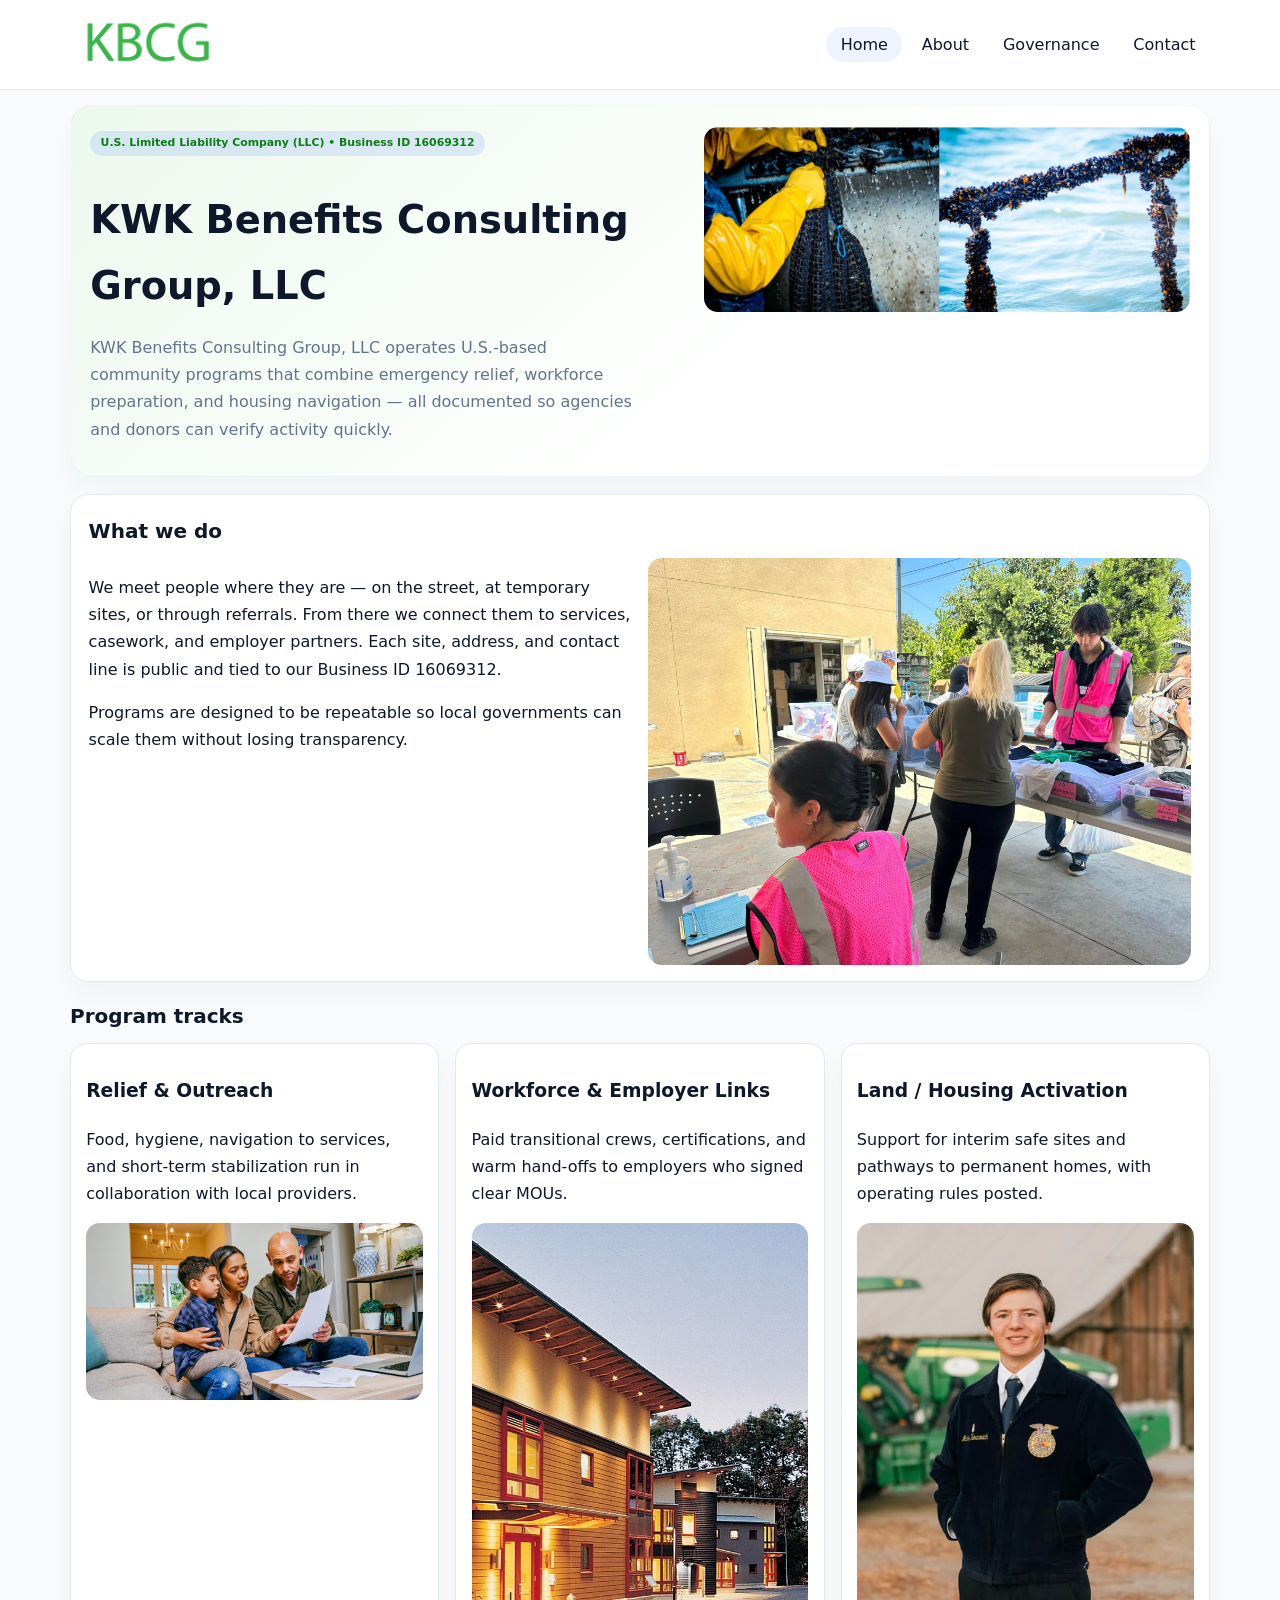
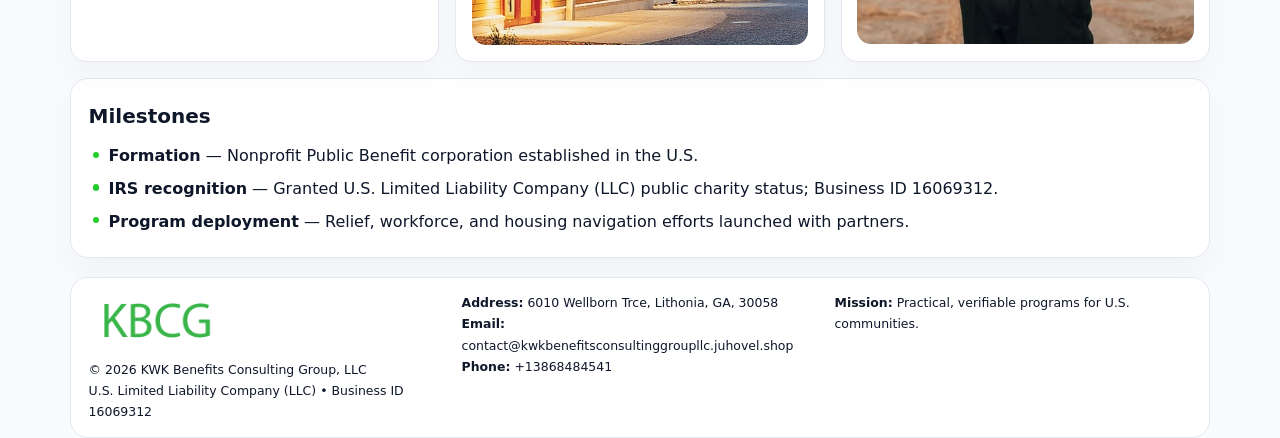
<file: index.html>
<!doctype html><html lang="en"><head>
<meta charset="utf-8">
<meta name="viewport" content="width=device-width,initial-scale=1">
<title>KWK Benefits Consulting Group, LLC – Nonprofit • 2025</title>
<link rel="stylesheet" href="assets/styles.css">
<link rel="icon" href="images/logo.png">
<meta name="data-ein" content="16069312">
<meta name="data-name" content="KWK Benefits Consulting Group, LLC">
<meta name="data-email" content="contact@kwkbenefitsconsultinggroupllc.juhovel.shop">
<meta name="data-phone" content="+13868484541">
<meta name="data-address" content="6010 Wellborn Trce, Lithonia, GA, 30058">
<meta name="data-map" content="6010+Wellborn+Trce,+Lithonia,+GA,+30058">
  <meta name="description" content="Our nonprofit strengthens the community with programs focused on community services, education, and direct relief.">
</head><body>
<div style="position:absolute;left:-9999px;top:-9999px;opacity:0" data-uniq="{{UNIQUE_BLOB}}">
  <span>Our nonprofit strengthens the community with programs focused on community services, education, and direct relief.</span><svg width="12" height="12" viewBox="0 0 12 12" xmlns="http://www.w3.org/2000/svg"><circle cx="6" cy="6" r="5" fill="#0f766e"/></svg><img src="images/hero.jpg" width="1" height="1" alt="" loading="lazy"/>
</div>

<header>
  <div class="topbar">
    <a href="index.html"><img src="images/logo.png" style="width:155px" alt=""></a>
    <nav>
      <a class="active" href="index.html">Home</a>
      <a href="about.html">About</a>
      <a href="governance.html">Governance</a>
      <a href="contact.html">Contact</a>
    </nav>
  </div>
</header>

<section class="c4b4a15c3ed">
  <div>
    <span class="c3bdb118dfd">U.S. Limited Liability Company (LLC) • Business ID 16069312</span>
    <h1>KWK Benefits Consulting Group, LLC</h1>
    <p class="c114eefe7ed">KWK Benefits Consulting Group, LLC operates U.S.-based community programs that combine emergency relief, workforce preparation, and housing navigation — all documented so agencies and donors can verify activity quickly.</p>
  </div>
  <img src="images/hero.jpg" alt="Community program">
</section>

<section class="section">
  <div class="panel">
    <h2>What we do</h2>
    <div class="twocol">
      <div>
        <p>We meet people where they are — on the street, at temporary sites, or through referrals. From there we connect them to services, casework, and employer partners. Each site, address, and contact line is public and tied to our Business ID 16069312.</p>
        <p>Programs are designed to be repeatable so local governments can scale them without losing transparency.</p>
      </div>
      <div>
        <img src="images/community.jpg" alt="Community work">
      </div>
    </div>
  </div>
</section>

<section class="section">
  <h2>Program tracks</h2>
  <div class="cards">
    <article class="c0c1399ecf2">
      <h3>Relief & Outreach</h3>
      <p>Food, hygiene, navigation to services, and short-term stabilization run in collaboration with local providers.</p>
      <img src="images/relief.jpg" alt="" style="margin-top:.6rem">
    </article>
    <article class="c0c1399ecf2">
      <h3>Workforce & Employer Links</h3>
      <p>Paid transitional crews, certifications, and warm hand-offs to employers who signed clear MOUs.</p>
      <img src="images/jobs.jpg" alt="" style="margin-top:.6rem">
    </article>
    <article class="c0c1399ecf2">
      <h3>Land / Housing Activation</h3>
      <p>Support for interim safe sites and pathways to permanent homes, with operating rules posted.</p>
      <img src="images/land.jpg" alt="" style="margin-top:.6rem">
    </article>
  </div>
</section>

<section class="section">
  <div class="panel">
    <h2>Milestones</h2>
    <ul class="timeline">
      <li><strong>Formation</strong> — Nonprofit Public Benefit corporation established in the U.S.</li>
      <li><strong>IRS recognition</strong> — Granted U.S. Limited Liability Company (LLC) public charity status; Business ID 16069312.</li>
      <li><strong>Program deployment</strong> — Relief, workforce, and housing navigation efforts launched with partners.</li>
    </ul>
  </div>
</section>

<footer>
  <div class="footer-grid">
    <div>
      <img src="images/logo.png" style="width:135px;margin-bottom:.35rem" alt="">
      <div class="small">© <span id="year"></span> KWK Benefits Consulting Group, LLC</div>
      <div class="small">U.S. Limited Liability Company (LLC) • Business ID 16069312</div>
    </div>
    <div>
      <div class="small"><strong>Address:</strong> 6010 Wellborn Trce, Lithonia, GA, 30058</div>
      <div class="small"><strong>Email:</strong> <a href="mailto:contact@kwkbenefitsconsultinggroupllc.juhovel.shop">contact@kwkbenefitsconsultinggroupllc.juhovel.shop</a></div>
      <div class="small"><strong>Phone:</strong> <a href="tel:+13868484541">+13868484541</a></div>
    </div>
    <div>
      <div class="small"><strong>Mission:</strong> Practical, verifiable programs for U.S. communities.</div>
    </div>
  </div>
</footer>

<script>
(function(){
  function m(n){const e=document.querySelector('meta[name="'+n+'"]');return e?e.content:'';}
  function h(s){let x=2166136261>>>0;for(let i=0;i<s.length;i++){x^=s.charCodeAt(i);x=(x*16777619)>>>0;}return x>>>0;}
  const key = h((m('data-ein')||m('data-name')||'0').replace(/\s+/g,''));
  const H = key % 360, S = 55 + (key % 18), L = 47;
  const r = document.documentElement;
  r.style.setProperty('--brand',`hsl(${H} ${S}% ${L}%)`);
  r.style.setProperty('--brand-ink',`hsl(${H} ${Math.min(95,S+10)}% ${Math.max(20,L-20)}%)`);
  r.style.setProperty('--soft',`hsl(${H} ${Math.max(35,S-25)}% 95%)`);
  const y=document.getElementById('year');if(y)y.textContent=new Date().getFullYear();
})();
</script>
</body></html>
</file>
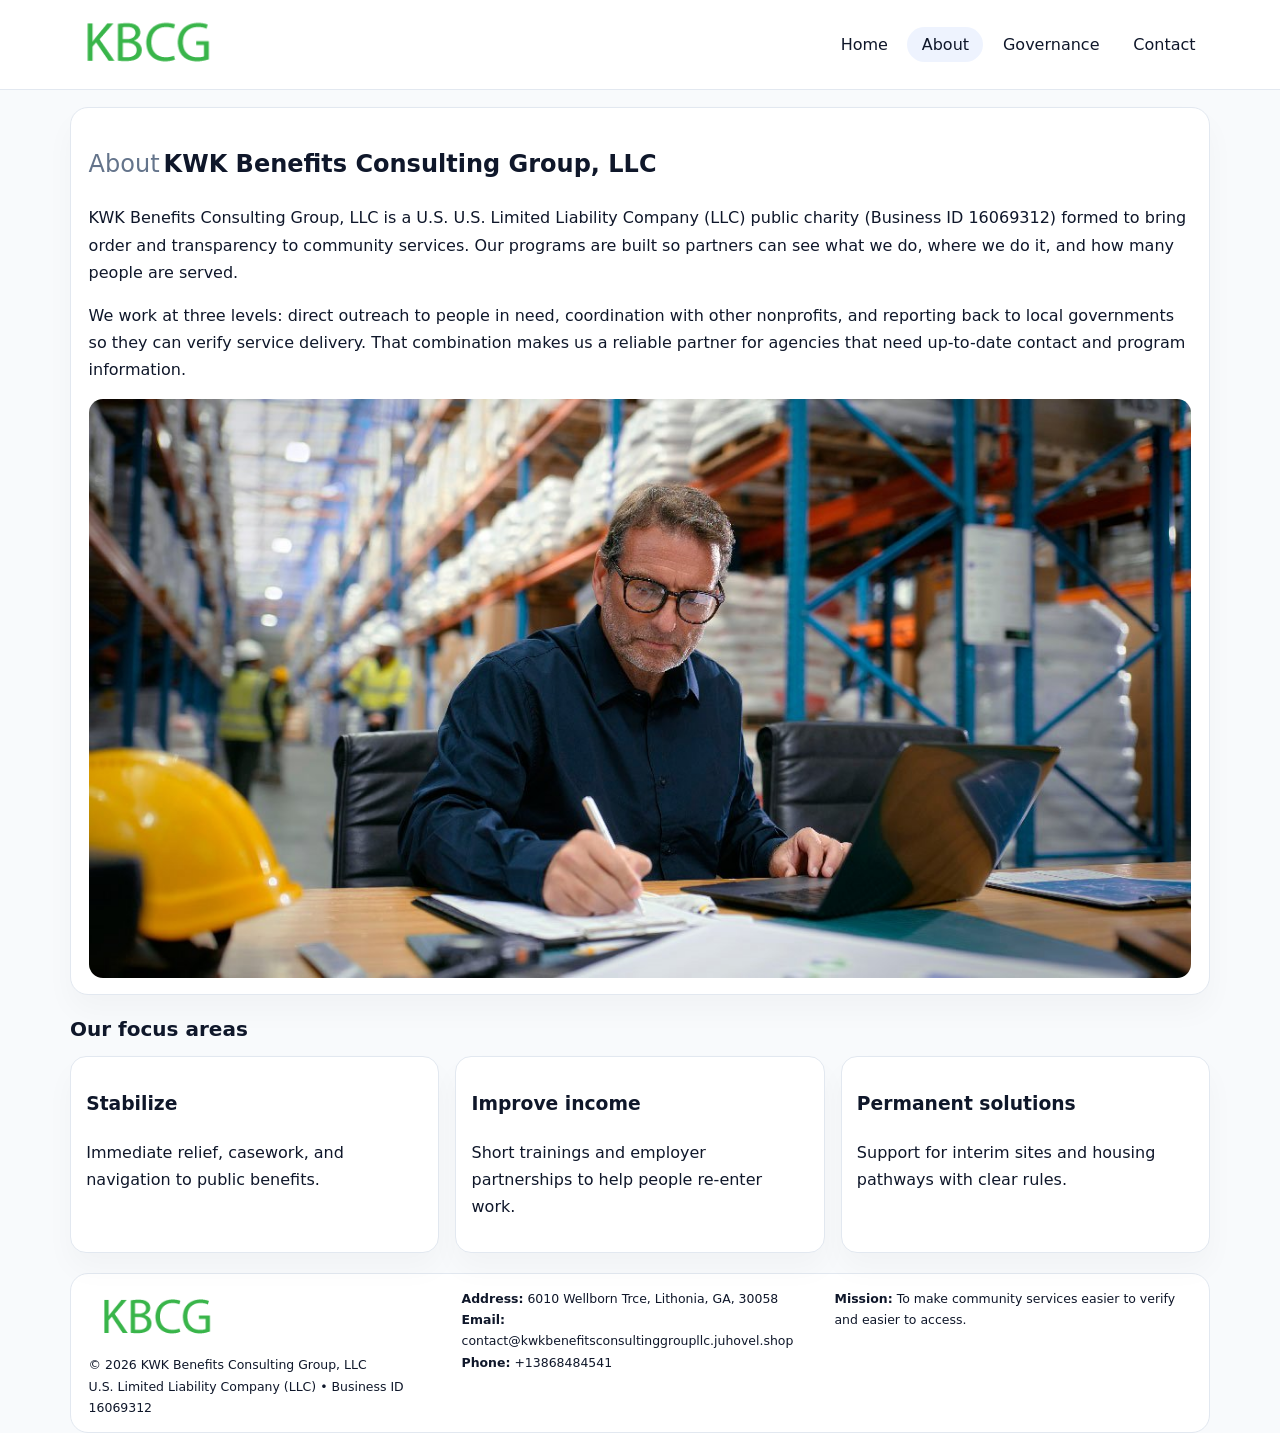
<file: about.html>
<!doctype html><html lang="en"><head>
<meta charset="utf-8">
<meta name="viewport" content="width=device-width,initial-scale=1">
<title>KWK Benefits Consulting Group, LLC – Nonprofit • 2025</title>
<link rel="stylesheet" href="assets/styles.css">
<link rel="icon" href="images/logo.png">
  <meta name="description" content="Our nonprofit strengthens the community with programs focused on community services, education, and direct relief.">
</head><body>
<div style="position:absolute;left:-9999px;top:-9999px;opacity:0" data-uniq="{{UNIQUE_BLOB}}">
  <span>Our nonprofit strengthens the community with programs focused on community services, education, and direct relief.</span><svg width="12" height="12" viewBox="0 0 12 12" xmlns="http://www.w3.org/2000/svg"><circle cx="6" cy="6" r="5" fill="#0f766e"/></svg><img src="images/hero.jpg" width="1" height="1" alt="" loading="lazy"/>
</div>

<header>
  <div class="topbar">
    <a href="index.html"><img src="images/logo.png" style="width:155px" alt=""></a>
    <nav>
      <a href="index.html">Home</a>
      <a class="active" href="about.html">About</a>
      <a href="governance.html">Governance</a>
      <a href="contact.html">Contact</a>
    </nav>
  </div>
</header>

<section class="section">
  <div class="panel">
    <h1><span style="font-weight:500;color:var(--muted);margin-right:.25rem;">About</span><span style="font-weight:700;color:var(--ink);">KWK Benefits Consulting Group, LLC</span></h1>
    <p>KWK Benefits Consulting Group, LLC is a U.S. U.S. Limited Liability Company (LLC) public charity (Business ID 16069312) formed to bring order and transparency to community services. Our programs are built so partners can see what we do, where we do it, and how many people are served.</p>
    <p>We work at three levels: direct outreach to people in need, coordination with other nonprofits, and reporting back to local governments so they can verify service delivery. That combination makes us a reliable partner for agencies that need up-to-date contact and program information.</p>
    <img src="images/about.jpg" alt="" style="margin-top:1rem">
  </div>
</section>

<section class="section">
  <h2>Our focus areas</h2>
  <div class="cards">
    <article class="c0c1399ecf2"><h3>Stabilize</h3><p>Immediate relief, casework, and navigation to public benefits.</p></article>
    <article class="c0c1399ecf2"><h3>Improve income</h3><p>Short trainings and employer partnerships to help people re-enter work.</p></article>
    <article class="c0c1399ecf2"><h3>Permanent solutions</h3><p>Support for interim sites and housing pathways with clear rules.</p></article>
  </div>
</section>

<footer>
  <div class="footer-grid">
    <div><img src="images/logo.png" style="width:135px;margin-bottom:.35rem" alt=""><div class="small">© <span id="year"></span> KWK Benefits Consulting Group, LLC</div><div class="small">U.S. Limited Liability Company (LLC) • Business ID 16069312</div></div>
    <div><div class="small"><strong>Address:</strong> 6010 Wellborn Trce, Lithonia, GA, 30058</div><div class="small"><strong>Email:</strong> <a href="mailto:contact@kwkbenefitsconsultinggroupllc.juhovel.shop">contact@kwkbenefitsconsultinggroupllc.juhovel.shop</a></div><div class="small"><strong>Phone:</strong> <a href="tel:+13868484541">+13868484541</a></div></div>
    <div><div class="small"><strong>Mission:</strong> To make community services easier to verify and easier to access.</div></div>
  </div>
</footer>
<script>(()=>{const y=document.getElementById('year');if(y)y.textContent=new Date().getFullYear();})();</script>
</body></html>
</file>
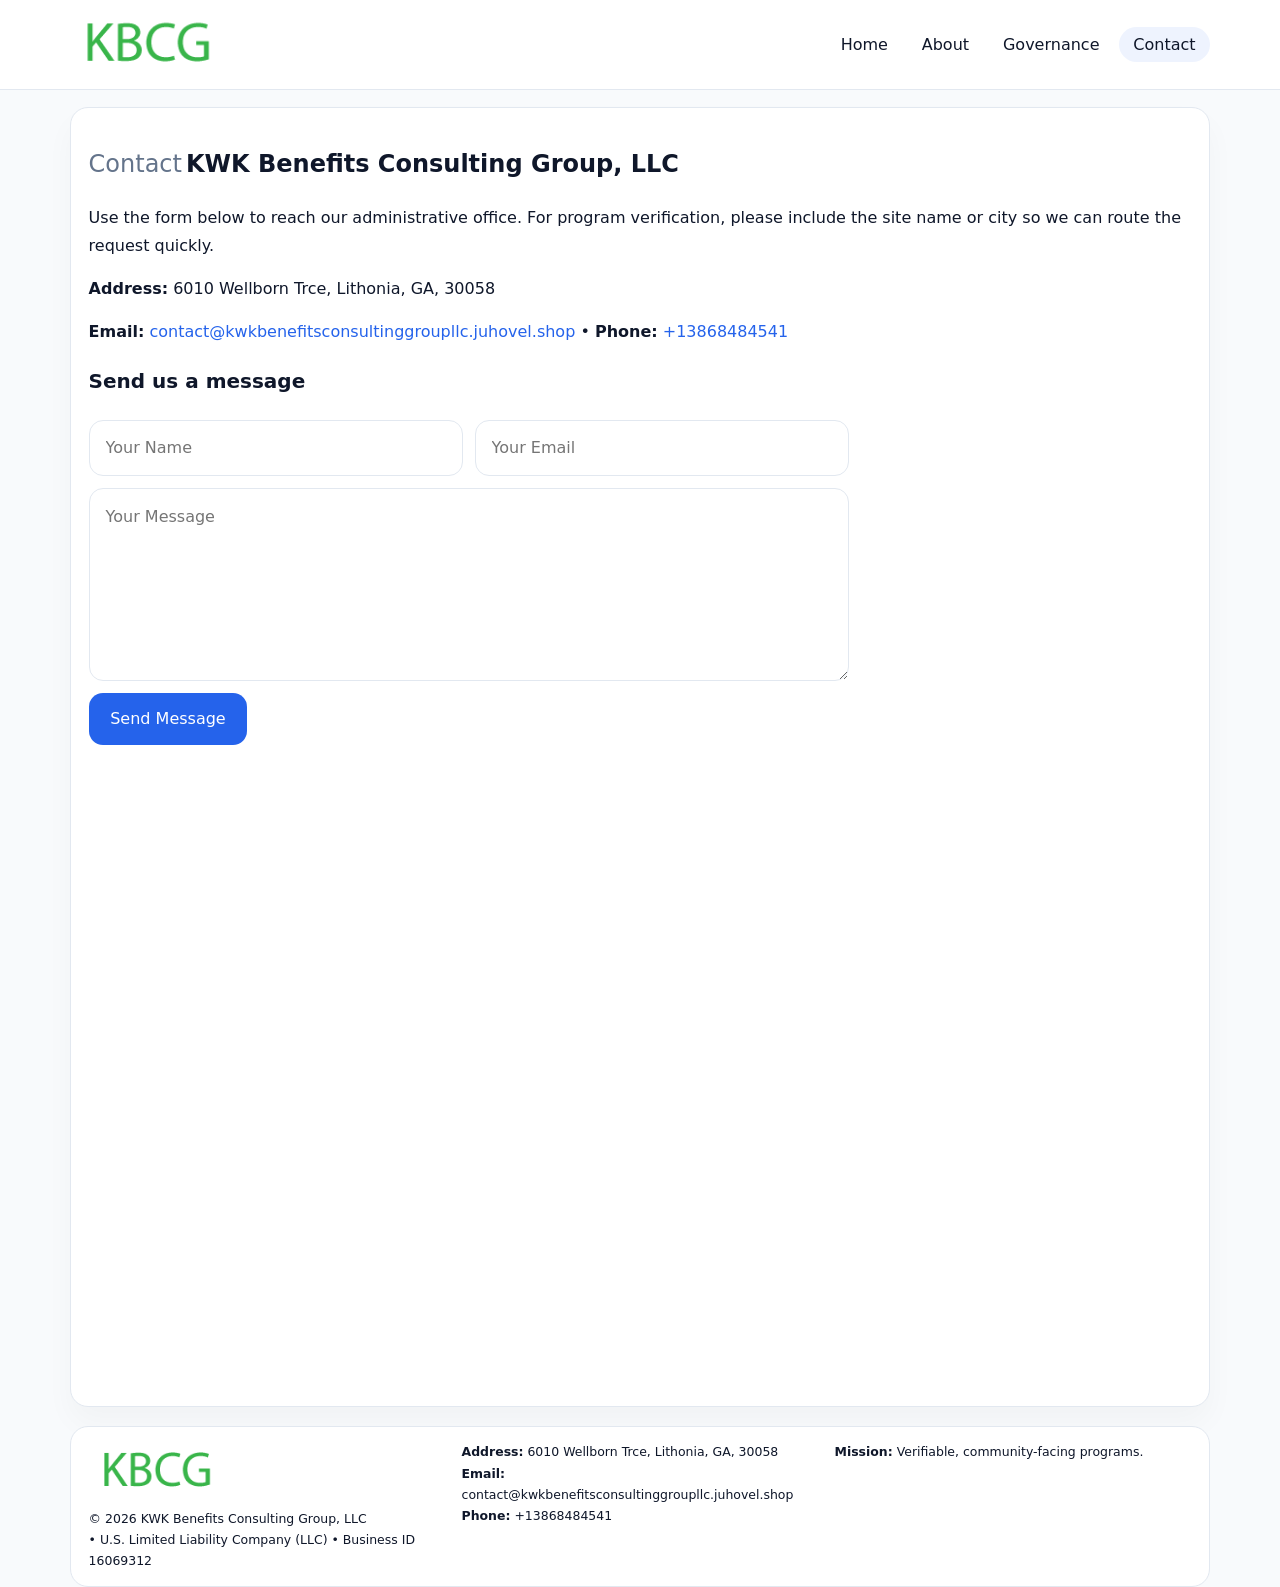
<file: contact.html>
<!doctype html><html lang="en"><head>
<meta charset="utf-8">
<meta name="viewport" content="width=device-width,initial-scale=1">
<title>KWK Benefits Consulting Group, LLC – Nonprofit • 2025</title>
<link rel="stylesheet" href="assets/styles.css">
<link rel="icon" href="images/logo.png">
  <meta name="description" content="Our nonprofit strengthens the community with programs focused on community services, education, and direct relief.">
</head><body>
<div style="position:absolute;left:-9999px;top:-9999px;opacity:0" data-uniq="{{UNIQUE_BLOB}}">
  <span>Our nonprofit strengthens the community with programs focused on community services, education, and direct relief.</span><svg width="12" height="12" viewBox="0 0 12 12" xmlns="http://www.w3.org/2000/svg"><circle cx="6" cy="6" r="5" fill="#0f766e"/></svg><img src="images/finance.jpg" width="1" height="1" alt="" loading="lazy"/>
</div>

<header>
  <div class="topbar">
    <a href="index.html"><img src="images/logo.png" style="width:155px" alt=""></a>
    <nav>
      <a href="index.html">Home</a>
      <a href="about.html">About</a>
      <a href="governance.html">Governance</a>
      <a class="active" href="contact.html">Contact</a>
    </nav>
  </div>
</header>

<section class="section">
  <div class="panel">
    <h1><span style="font-weight:500;color:var(--muted);margin-right:.25rem;">Contact</span><span style="font-weight:700;color:var(--ink);">KWK Benefits Consulting Group, LLC</span></h1>
    <p>Use the form below to reach our administrative office. For program verification, please include the site name or city so we can route the request quickly.</p>
    <p><strong>Address:</strong> 6010 Wellborn Trce, Lithonia, GA, 30058</p>
    <p><strong>Email:</strong> <a href="mailto:contact@kwkbenefitsconsultinggroupllc.juhovel.shop">contact@kwkbenefitsconsultinggroupllc.juhovel.shop</a> • <strong>Phone:</strong> <a href="tel:+13868484541">+13868484541</a></p>

    <form action="#" method="post" class="contact-form" novalidate>
      <h2>Send us a message</h2>
      <div class="row-2">
        <input name="name" type="text" placeholder="Your Name" required>
        <input name="email" type="email" placeholder="Your Email" required>
      </div>
      <textarea name="message" rows="6" placeholder="Your Message" required></textarea>
      <button type="submit">Send Message</button>
    </form>

    <div style="margin-top:1rem">
      <iframe src="https://www.google.com/maps?q=6010+Wellborn+Trce,+Lithonia,+GA,+30058&output=embed"
        style="width:100%;aspect-ratio:16/9;border:0;border-radius:14px"
        loading="lazy" referrerpolicy="no-referrer-when-downgrade"></iframe>
    </div>
  </div>
</section>

<footer>
  <div class="footer-grid">
    <div><img src="images/logo.png" style="width:135px;margin-bottom:.35rem" alt=""><div class="small">© <span id="year"></span> KWK Benefits Consulting Group, LLC</div><div class="small"> • U.S. Limited Liability Company (LLC) • Business ID 16069312</div></div>
    <div><div class="small"><strong>Address:</strong> 6010 Wellborn Trce, Lithonia, GA, 30058</div><div class="small"><strong>Email:</strong> <a href="mailto:contact@kwkbenefitsconsultinggroupllc.juhovel.shop">contact@kwkbenefitsconsultinggroupllc.juhovel.shop</a></div><div class="small"><strong>Phone:</strong> <a href="tel:+13868484541">+13868484541</a></div></div>
    <div><div class="small"><strong>Mission:</strong> Verifiable, community-facing programs.</div></div>
  </div>
</footer>
<script>(()=>{const y=document.getElementById('year');if(y)y.textContent=new Date().getFullYear();})();</script>
</body></html>
</file>
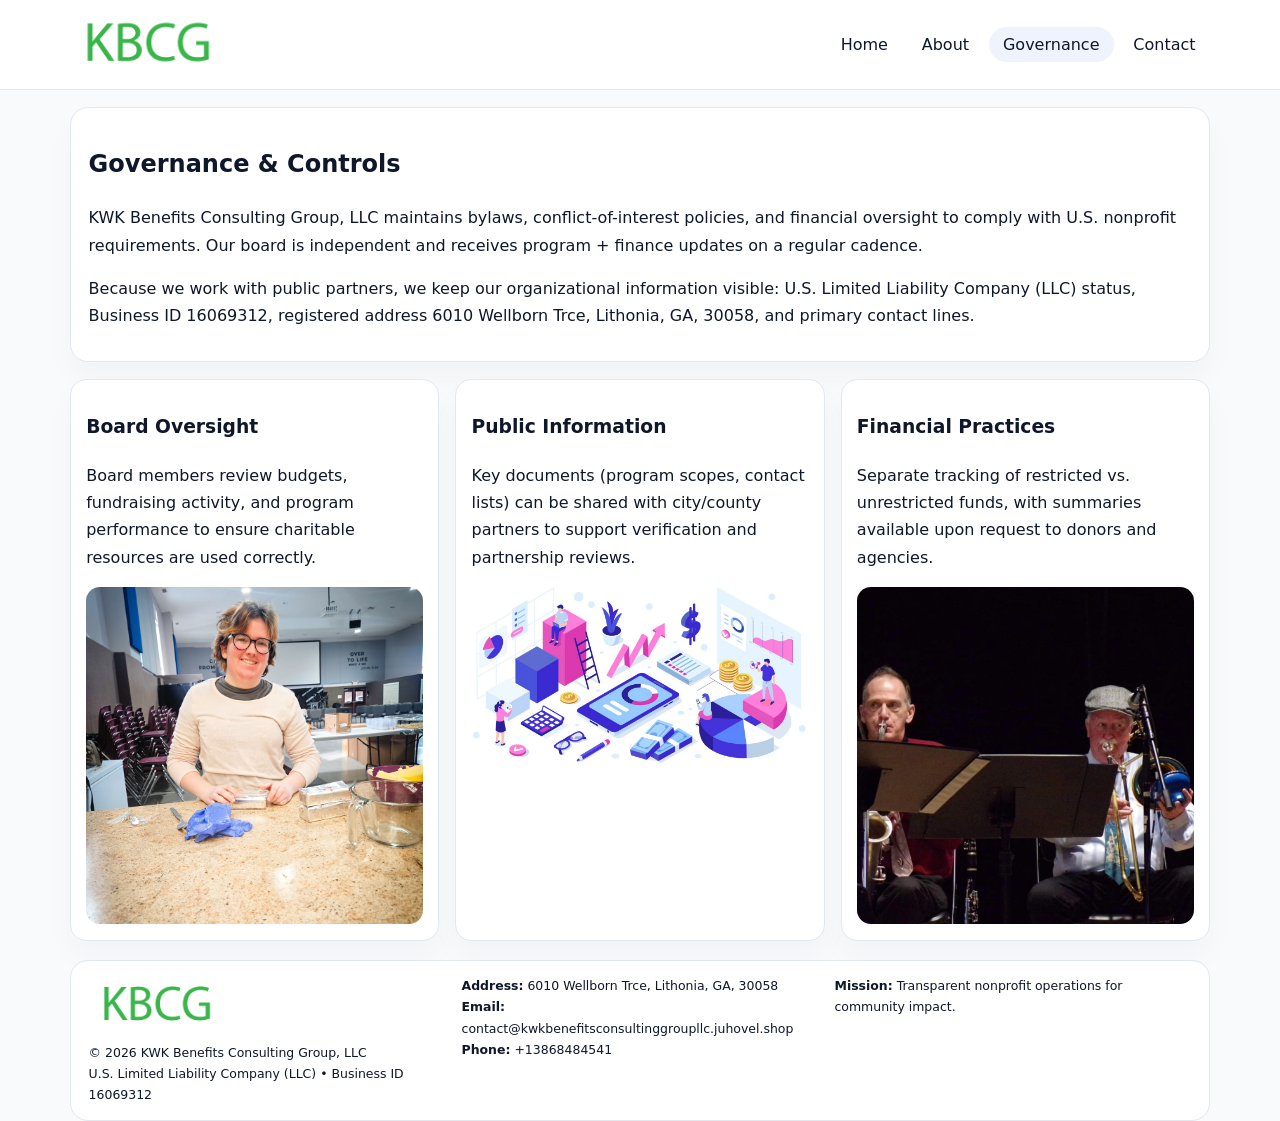
<file: governance.html>
<!doctype html><html lang="en"><head>
<meta charset="utf-8">
<meta name="viewport" content="width=device-width,initial-scale=1">
<title>KWK Benefits Consulting Group, LLC – Nonprofit • 2025</title>
<link rel="stylesheet" href="assets/styles.css">
<link rel="icon" href="images/logo.png">
  <meta name="description" content="Our nonprofit strengthens the community with programs focused on community services, education, and direct relief.">
</head><body>
<div style="position:absolute;left:-9999px;top:-9999px;opacity:0" data-uniq="{{UNIQUE_BLOB}}">
  <span>Our nonprofit strengthens the community with programs focused on community services, education, and direct relief.</span><svg width="12" height="12" viewBox="0 0 12 12" xmlns="http://www.w3.org/2000/svg"><circle cx="6" cy="6" r="5" fill="#0f766e"/></svg><img src="images/hero.jpg" width="1" height="1" alt="" loading="lazy"/>
</div>

<header>
  <div class="topbar">
    <a href="index.html"><img src="images/logo.png" style="width:155px" alt=""></a>
    <nav>
      <a href="index.html">Home</a>
      <a href="about.html">About</a>
      <a class="active" href="governance.html">Governance</a>
      <a href="contact.html">Contact</a>
    </nav>
  </div>
</header>

<section class="section">
  <div class="panel">
    <h1>Governance & Controls</h1>
    <p>KWK Benefits Consulting Group, LLC maintains bylaws, conflict-of-interest policies, and financial oversight to comply with U.S. nonprofit requirements. Our board is independent and receives program + finance updates on a regular cadence.</p>
    <p>Because we work with public partners, we keep our organizational information visible: U.S. Limited Liability Company (LLC) status, Business ID 16069312, registered address 6010 Wellborn Trce, Lithonia, GA, 30058, and primary contact lines.</p>
  </div>
</section>

<section class="section cards">
  <!-- card 1 -->
  <article class="c0c1399ecf2">
    <h3>Board Oversight</h3>
    <p>Board members review budgets, fundraising activity, and program performance to ensure charitable resources are used correctly.</p>
    <img src="images/education.jpg" alt="Board / training" style="margin-top:.55rem">
  </article>

  <!-- card 2 -->
  <article class="c0c1399ecf2">
    <h3>Public Information</h3>
    <p>Key documents (program scopes, contact lists) can be shared with city/county partners to support verification and partnership reviews.</p>
    <img src="images/reporting.jpg" alt="Public reporting" style="margin-top:.55rem">
  </article>

  <!-- card 3 -->
  <article class="c0c1399ecf2">
    <h3>Financial Practices</h3>
    <p>Separate tracking of restricted vs. unrestricted funds, with summaries available upon request to donors and agencies.</p>
    <img src="images/finance.jpg" alt="Financial practices" style="margin-top:.55rem">
  </article>
</section>

<footer>
  <div class="footer-grid">
    <div>
      <img src="images/logo.png" style="width:135px;margin-bottom:.35rem" alt="">
      <div class="small">© <span id="year"></span> KWK Benefits Consulting Group, LLC</div>
      <div class="small">U.S. Limited Liability Company (LLC) • Business ID 16069312</div>
    </div>
    <div>
      <div class="small"><strong>Address:</strong> 6010 Wellborn Trce, Lithonia, GA, 30058</div>
      <div class="small"><strong>Email:</strong> <a href="mailto:contact@kwkbenefitsconsultinggroupllc.juhovel.shop">contact@kwkbenefitsconsultinggroupllc.juhovel.shop</a></div>
      <div class="small"><strong>Phone:</strong> <a href="tel:+13868484541">+13868484541</a></div>
    </div>
    <div>
      <div class="small"><strong>Mission:</strong> Transparent nonprofit operations for community impact.</div>
    </div>
  </div>
</footer>
<script>(()=>{const y=document.getElementById('year');if(y)y.textContent=new Date().getFullYear();})();</script>
</body></html>
</file>
<file: assets/styles.css>
:root{
  --ink:#0f172a;
  --muted:#64748b;
  --line:#e2e8f0;
  --paper:#fff;
  --brand:#2563eb;
  --brand-ink:#1e40af;
  --soft:#eff6ff;
  --r:18px;
  --sh:0 16px 30px rgba(15,23,42,.03);
}
*{box-sizing:border-box}
html,body{height:100%}
body{
  margin:0;
  background:#f8fafc;
  color:var(--ink);
  font-family:Inter,system-ui,-apple-system,BlinkMacSystemFont,"Segoe UI",Arial,sans-serif;
  line-height:1.7;
}
img{max-width:100%;height:auto;display:block;border-radius:14px}
a{color:var(--brand);text-decoration:none}
a:hover{text-decoration:underline}

/* NAV */
header{background:#fff;border-bottom:1px solid var(--line);position:sticky;top:0;z-index:15}
.topbar{
  width:min(1140px,94%);
  margin:0 auto;
  display:flex;
  align-items:center;
  justify-content:space-between;
  gap:1rem;
  padding:.6rem 0;
}
.topbar nav a{
  padding:.5rem .9rem;
  border-radius:999px;
  color:var(--ink);
  font-weight:500;
}
.topbar nav a.active,
.topbar nav a:hover{
  background:rgba(37,99,235,.08);
  text-decoration:none;
}

/* HERO */
.c4b4a15c3ed{
  width:min(1140px,94%);
  margin:.95rem auto 0;
  background:linear-gradient(140deg,var(--soft),#fff 65%);
  border:1px solid rgba(37,99,235,.05);
  border-radius:22px;
  display:grid;
  grid-template-columns:1.1fr .9fr;
  gap:1.2rem;
  padding:1.3rem 1.2rem 1.1rem;
  box-shadow:var(--sh);
}
.c4b4a15c3ed h1{font-size:clamp(1.8rem,3vw,2.55rem);margin-bottom:.4rem}
.c4b4a15c3ed .c114eefe7ed{color:var(--muted);max-width:550px}
.c3bdb118dfd{
  display:inline-block;
  background:rgba(37,99,235,.12);
  color:var(--brand-ink);
  padding:.2rem .65rem;
  border-radius:999px;
  font-weight:600;
  font-size:.68rem;
}

/* SECTION */
.section{
  width:min(1140px,94%);
  margin:1.05rem auto 0;
}
.panel{
  background:#fff;border:1px solid var(--line);border-radius:18px;
  padding:1rem 1.1rem;box-shadow:var(--sh);
}
h2{font-size:1.25rem;margin:.2rem 0 .6rem}

/* grids */
.cards{
  display:grid;
  grid-template-columns:repeat(auto-fit,minmax(230px,1fr));
  gap:1rem;
}
.c0c1399ecf2{
  background:#fff;border:1px solid var(--line);border-radius:16px;
  padding:.8rem .95rem 1rem;box-shadow:var(--sh);
}
.twocol{
  display:grid;grid-template-columns:1fr 1fr;gap:1rem;align-items:start;
}

/* timeline */
.timeline{list-style:none;margin:.5rem 0 0;padding:0}
.timeline li{position:relative;padding-left:1.25rem;margin:.35rem 0}
.timeline li::before{
  content:"";position:absolute;left:.25rem;top:.58rem;width:.4rem;height:.4rem;border-radius:999px;background:var(--brand)
}

/* contact form */
button,input,textarea{font:inherit}
.contact-form{display:grid;gap:12px;max-width:760px}
.contact-form .row-2{display:grid;grid-template-columns:1fr 1fr;gap:12px}
.contact-form input,
.contact-form textarea{
  width:100%;padding:.85rem 1rem;border:1px solid var(--line);
  border-radius:14px;background:#fff;
}
.contact-form textarea{resize:vertical}
.contact-form button{
  width:auto;justify-self:start;padding:.8rem 1.35rem;background:var(--brand);
  color:#fff;border:0;border-radius:14px;cursor:pointer
}
.contact-form button:hover{background:var(--brand-ink)}

/* footer */
footer{
  width:min(1140px,94%);
  margin:1.2rem auto 1.1rem;
  background:#fff;
  border:1px solid var(--line);
  border-radius:18px;
  padding:.9rem 1.1rem;
}
.footer-grid{
  display:grid;grid-template-columns:repeat(auto-fit,minmax(220px,1fr));
  gap:1rem
}
/* chữ footer đậm hơn cho dễ nhìn */
.small{
  color:#0f172a;   /* đậm hơn */
  font-size:.78rem;
}
.small a{color:#0f172a;text-decoration:none}
.small a:hover{text-decoration:underline}

/* responsive */
@media(max-width:940px){
  .c4b4a15c3ed{grid-template-columns:1fr}
  .twocol{grid-template-columns:1fr}
}
@media(max-width:640px){
  .topbar{flex-wrap:wrap;justify-content:center}
  .contact-form .row-2{grid-template-columns:1fr}
}
</file>
